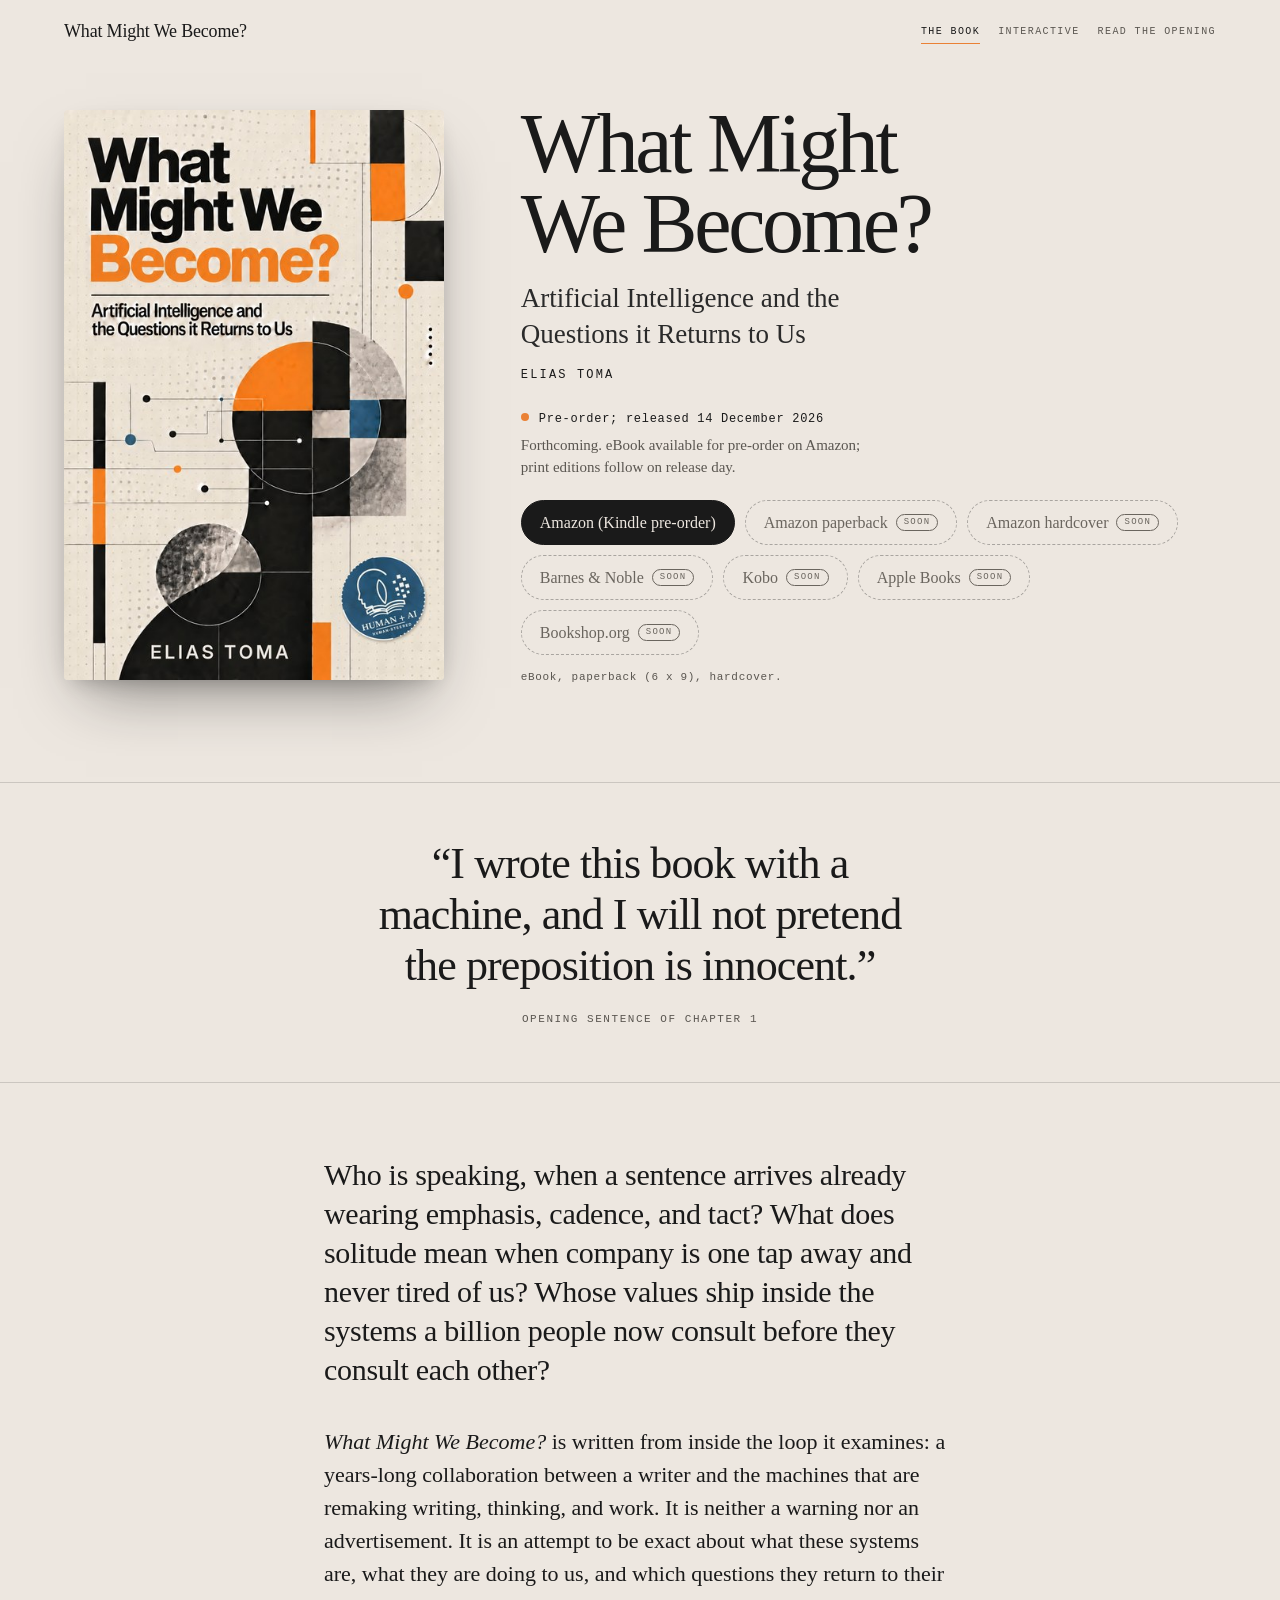
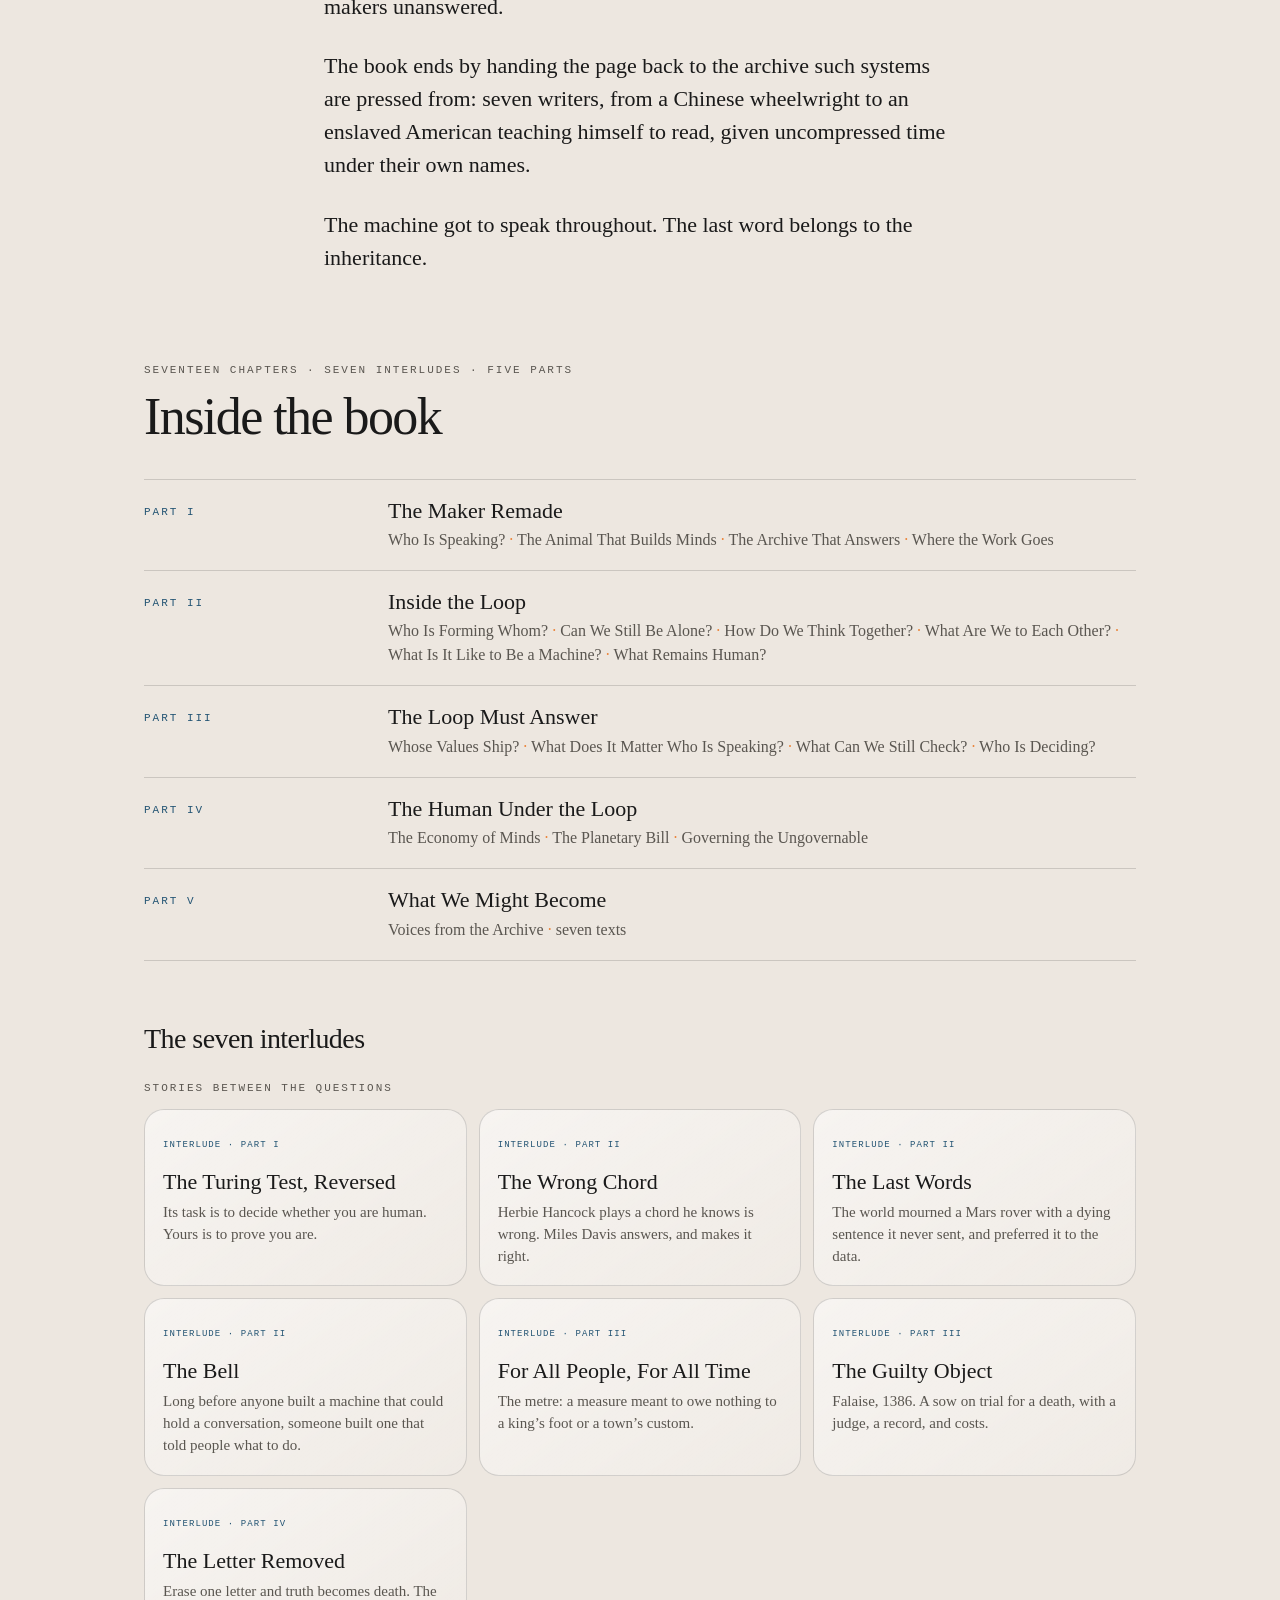
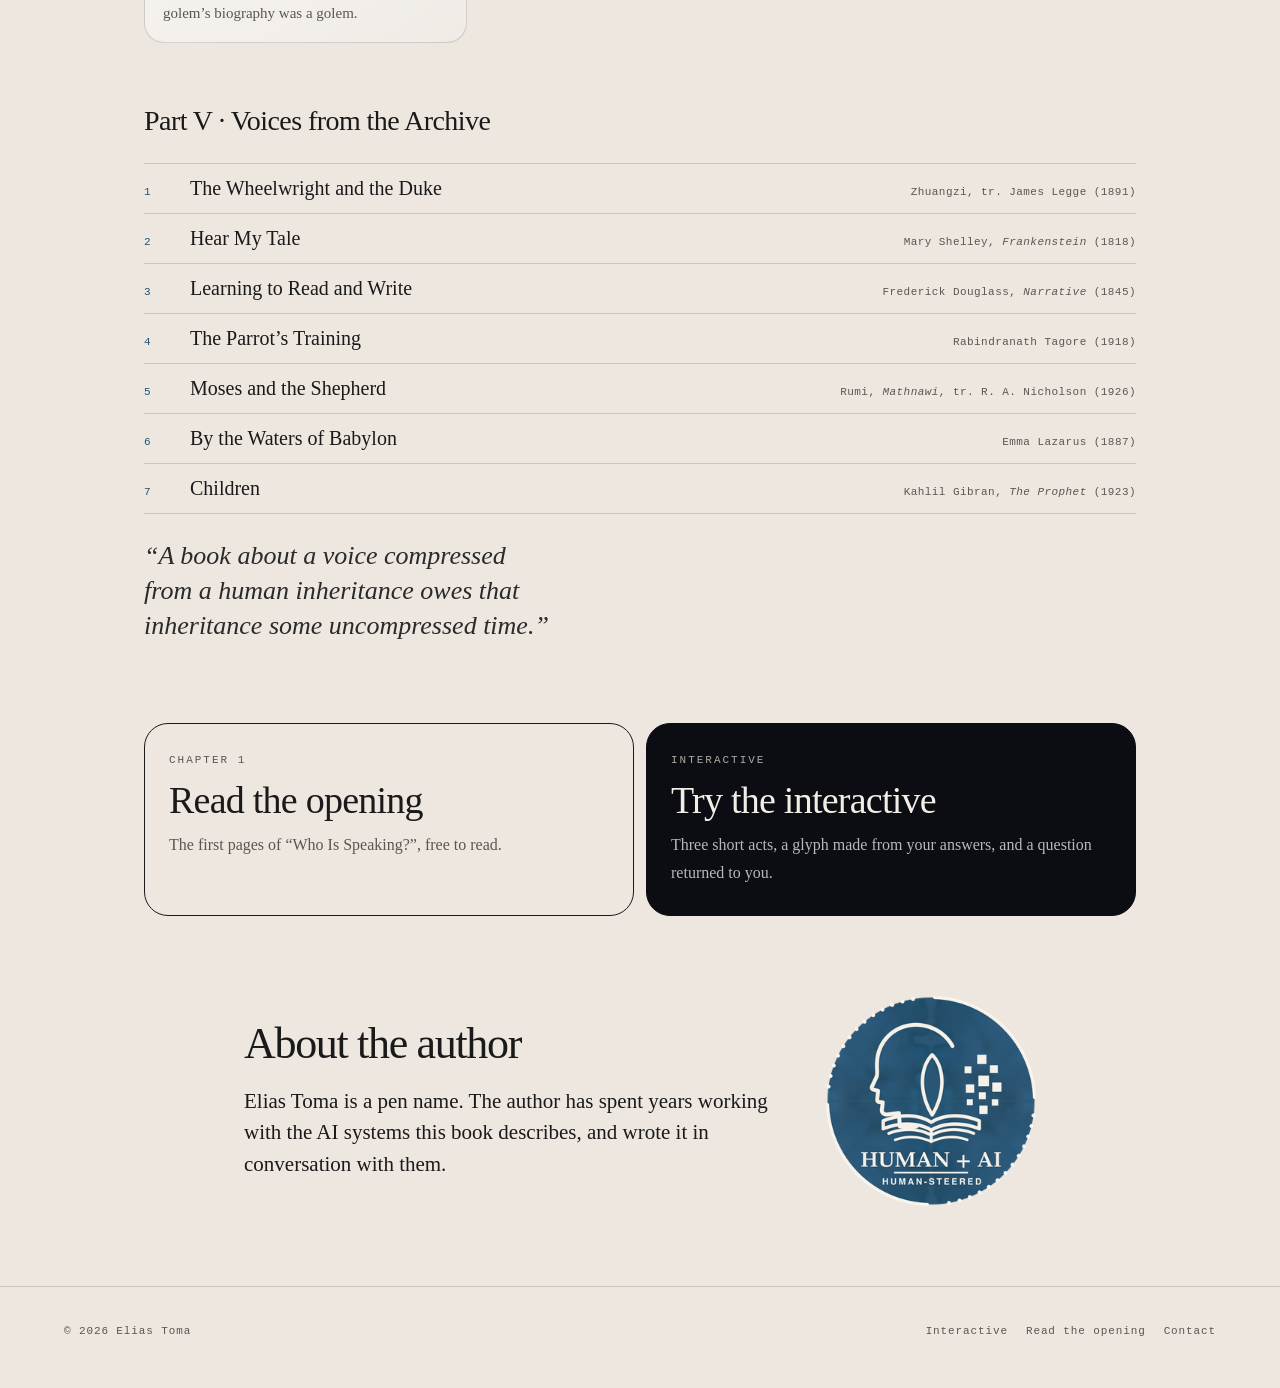
<file: index.html>
<!DOCTYPE html>
<html lang="en">
<head>
<meta charset="utf-8">
<meta name="viewport" content="width=device-width, initial-scale=1">
<title>What Might We Become? — a book by Elias Toma</title>
<meta name="description" content="A book written from inside the loop it examines, about the questions artificial intelligence hands back to the people who built it.">
<link rel="canonical" href="https://whatmightwebecome.com/">
<meta name="theme-color" content="#EDE7E0">
<meta property="og:type" content="book">
<meta property="og:site_name" content="What Might We Become?">
<meta property="og:title" content="What Might We Become? — Artificial Intelligence and the Questions it Returns to Us">
<meta property="og:description" content="A book written from inside the loop it examines, about the questions artificial intelligence hands back to the people who built it.">
<meta property="og:url" content="https://whatmightwebecome.com/">
<meta property="og:image" content="https://whatmightwebecome.com/assets/og_1200x630.jpg">
<meta property="og:image:width" content="1200">
<meta property="og:image:height" content="630">
<meta property="og:image:alt" content="Cover of What Might We Become? by Elias Toma">
<meta property="book:author" content="Elias Toma">
<meta property="book:release_date" content="2026-12-14">
<meta name="twitter:card" content="summary_large_image">
<meta name="twitter:title" content="What Might We Become? — Artificial Intelligence and the Questions it Returns to Us">
<meta name="twitter:description" content="A book written from inside the loop it examines, about the questions artificial intelligence hands back to the people who built it.">
<meta name="twitter:image" content="https://whatmightwebecome.com/assets/og_1200x630.jpg">
<link rel="icon" type="image/png" sizes="64x64" href="assets/seal_64.png">
<link rel="icon" type="image/png" sizes="180x180" href="assets/seal_180.png">
<link rel="apple-touch-icon" sizes="180x180" href="assets/seal_180.png">
<link rel="stylesheet" href="styles.css">
<script type="application/ld+json">
{
  "@context": "https://schema.org",
  "@type": "Book",
  "name": "What Might We Become?",
  "alternateName": "What Might We Become? Artificial Intelligence and the Questions it Returns to Us",
  "author": { "@type": "Person", "name": "Elias Toma" },
  "description": "A book written from inside the loop it examines, about the questions artificial intelligence hands back to the people who built it.",
  "image": "https://whatmightwebecome.com/assets/cover_1600.jpg",
  "url": "https://whatmightwebecome.com/",
  "inLanguage": "en",
  "datePublished": "2026-12-14",
  "workExample": [
    { "@type": "Book", "name": "What Might We Become?", "bookFormat": "https://schema.org/EBook", "author": { "@type": "Person", "name": "Elias Toma" }, "image": "https://whatmightwebecome.com/assets/cover_1600.jpg", "datePublished": "2026-12-14" },
    { "@type": "Book", "name": "What Might We Become?", "bookFormat": "https://schema.org/Paperback", "numberOfPages": 296, "author": { "@type": "Person", "name": "Elias Toma" }, "image": "https://whatmightwebecome.com/assets/cover_1600.jpg", "datePublished": "2026-12-14" },
    { "@type": "Book", "name": "What Might We Become?", "bookFormat": "https://schema.org/Hardcover", "author": { "@type": "Person", "name": "Elias Toma" }, "image": "https://whatmightwebecome.com/assets/cover_1600.jpg", "datePublished": "2026-12-14" }
  ]
}
</script>
</head>
<body>
<header class="site-head">
  <a class="brand" href="index.html">What Might We Become?</a>
  <nav class="nav" aria-label="Site">
    <a href="index.html" aria-current="page">The book</a>
    <a href="experience.html">Interactive</a>
    <a href="opening.html">Read the opening</a>
  </nav>
</header>

<main id="main">
  <section class="hero" aria-labelledby="title">
    <div class="hero-cover">
      <img src="assets/cover_900.jpg"
           srcset="assets/cover_480.jpg 480w, assets/cover_900.jpg 900w, assets/cover_1600.jpg 1600w"
           sizes="(min-width: 820px) 380px, 300px"
           width="900" height="1350" fetchpriority="high" decoding="async"
           alt="Cover of What Might We Become? by Elias Toma">
    </div>
    <div class="hero-text">
      <h1 id="title">What Might We Become?</h1>
      <p class="subtitle">Artificial Intelligence and the Questions it Returns to Us</p>
      <p class="author">Elias Toma</p>
      <p class="status" data-status>Pre-order; released 14 December 2026</p>
      <p class="status-note" data-status-note>Forthcoming. eBook available for pre-order on Amazon; print editions follow on release day.</p>
      <div class="retailers" id="buy" data-retailers>
        <a class="btn btn--primary" href="https://www.amazon.com/dp/B0HQCVGB9L" rel="noopener">Amazon (Kindle pre-order)</a>
        <span class="btn btn--soon" aria-disabled="true">Amazon paperback <span class="tag">soon</span></span>
        <span class="btn btn--soon" aria-disabled="true">Amazon hardcover <span class="tag">soon</span></span>
        <span class="btn btn--soon" aria-disabled="true">Barnes &amp; Noble <span class="tag">soon</span></span>
        <span class="btn btn--soon" aria-disabled="true">Kobo <span class="tag">soon</span></span>
        <span class="btn btn--soon" aria-disabled="true">Apple Books <span class="tag">soon</span></span>
        <span class="btn btn--soon" aria-disabled="true">Bookshop.org <span class="tag">soon</span></span>
      </div>
      <p class="formats">eBook, paperback (6 x 9), hardcover.</p>
    </div>
  </section>

  <section class="pullquote" aria-label="Pull quote">
    <blockquote>
      “I wrote this book with a machine, and I will not pretend the preposition is innocent.”
      <cite>Opening sentence of Chapter 1</cite>
    </blockquote>
  </section>

  <section class="blurb" aria-label="About the book">
    <div class="wrap">
      <p class="lead">Who is speaking, when a sentence arrives already wearing emphasis, cadence, and tact? What does solitude mean when company is one tap away and never tired of us? Whose values ship inside the systems a billion people now consult before they consult each other?</p>
      <p><em>What Might We Become?</em> is written from inside the loop it examines: a years-long collaboration between a writer and the machines that are remaking writing, thinking, and work. It is neither a warning nor an advertisement. It is an attempt to be exact about what these systems are, what they are doing to us, and which questions they return to their makers unanswered.</p>
      <p>The book ends by handing the page back to the archive such systems are pressed from: seven writers, from a Chinese wheelwright to an enslaved American teaching himself to read, given uncompressed time under their own names.</p>
      <p>The machine got to speak throughout. The last word belongs to the inheritance.</p>
    </div>
  </section>

  <section class="inside" id="inside" aria-labelledby="inside-h">
    <div class="wrap">
      <p class="label">Seventeen chapters · seven interludes · five parts</p>
      <h2 id="inside-h">Inside the book</h2>

      <div class="parts">
        <div class="part">
          <div class="part-num">Part I</div>
          <div>
            <h3 class="part-title">The Maker Remade</h3>
            <p class="part-chapters"><span>Who Is Speaking?</span><span>The Animal That Builds Minds</span><span>The Archive That Answers</span><span>Where the Work Goes</span></p>
          </div>
        </div>
        <div class="part">
          <div class="part-num">Part II</div>
          <div>
            <h3 class="part-title">Inside the Loop</h3>
            <p class="part-chapters"><span>Who Is Forming Whom?</span><span>Can We Still Be Alone?</span><span>How Do We Think Together?</span><span>What Are We to Each Other?</span><span>What Is It Like to Be a Machine?</span><span>What Remains Human?</span></p>
          </div>
        </div>
        <div class="part">
          <div class="part-num">Part III</div>
          <div>
            <h3 class="part-title">The Loop Must Answer</h3>
            <p class="part-chapters"><span>Whose Values Ship?</span><span>What Does It Matter Who Is Speaking?</span><span>What Can We Still Check?</span><span>Who Is Deciding?</span></p>
          </div>
        </div>
        <div class="part">
          <div class="part-num">Part IV</div>
          <div>
            <h3 class="part-title">The Human Under the Loop</h3>
            <p class="part-chapters"><span>The Economy of Minds</span><span>The Planetary Bill</span><span>Governing the Ungovernable</span></p>
          </div>
        </div>
        <div class="part">
          <div class="part-num">Part V</div>
          <div>
            <h3 class="part-title">What We Might Become</h3>
            <p class="part-chapters"><span>Voices from the Archive</span><span>seven texts</span></p>
          </div>
        </div>
      </div>

      <h3 class="sub">The seven interludes</h3>
      <p class="label">Stories between the questions</p>
      <div class="cards">
        <article class="card"><small>Interlude · Part I</small><h4>The Turing Test, Reversed</h4><p>Its task is to decide whether you are human. Yours is to prove you are.</p></article>
        <article class="card"><small>Interlude · Part II</small><h4>The Wrong Chord</h4><p>Herbie Hancock plays a chord he knows is wrong. Miles Davis answers, and makes it right.</p></article>
        <article class="card"><small>Interlude · Part II</small><h4>The Last Words</h4><p>The world mourned a Mars rover with a dying sentence it never sent, and preferred it to the data.</p></article>
        <article class="card"><small>Interlude · Part II</small><h4>The Bell</h4><p>Long before anyone built a machine that could hold a conversation, someone built one that told people what to do.</p></article>
        <article class="card"><small>Interlude · Part III</small><h4>For All People, For All Time</h4><p>The metre: a measure meant to owe nothing to a king’s foot or a town’s custom.</p></article>
        <article class="card"><small>Interlude · Part III</small><h4>The Guilty Object</h4><p>Falaise, 1386. A sow on trial for a death, with a judge, a record, and costs.</p></article>
        <article class="card"><small>Interlude · Part IV</small><h4>The Letter Removed</h4><p>Erase one letter and truth becomes death. The golem’s biography was a golem.</p></article>
      </div>

      <h3 class="sub">Part V · Voices from the Archive</h3>
      <ol class="voices">
        <li><span class="vt">The Wheelwright and the Duke</span><span class="vs">Zhuangzi, tr. James Legge (1891)</span></li>
        <li><span class="vt">Hear My Tale</span><span class="vs">Mary Shelley, <em>Frankenstein</em> (1818)</span></li>
        <li><span class="vt">Learning to Read and Write</span><span class="vs">Frederick Douglass, <em>Narrative</em> (1845)</span></li>
        <li><span class="vt">The Parrot’s Training</span><span class="vs">Rabindranath Tagore (1918)</span></li>
        <li><span class="vt">Moses and the Shepherd</span><span class="vs">Rumi, <em>Mathnawi</em>, tr. R. A. Nicholson (1926)</span></li>
        <li><span class="vt">By the Waters of Babylon</span><span class="vs">Emma Lazarus (1887)</span></li>
        <li><span class="vt">Children</span><span class="vs">Kahlil Gibran, <em>The Prophet</em> (1923)</span></li>
      </ol>
      <p class="framing">“A book about a voice compressed from a human inheritance owes that inheritance some uncompressed time.”</p>
    </div>
  </section>

  <section class="doors" aria-label="Read and explore">
    <div class="wrap">
      <a class="door" href="opening.html">
        <p class="label">Chapter 1</p>
        <strong>Read the opening</strong>
        <span>The first pages of “Who Is Speaking?”, free to read.</span>
      </a>
      <a class="door door--dark" href="experience.html">
        <p class="label">Interactive</p>
        <strong>Try the interactive</strong>
        <span>Three short acts, a glyph made from your answers, and a question returned to you.</span>
      </a>
    </div>
  </section>

  <section class="about" id="about" aria-labelledby="about-h">
    <div class="wrap">
      <div class="about-text">
        <h2 id="about-h">About the author</h2>
        <p>Elias Toma is a pen name. The author has spent years working with the AI systems this book describes, and wrote it in conversation with them.</p>
      </div>
      <img class="about-seal" src="assets/seal_560.png" srcset="assets/seal_280.png 280w, assets/seal_560.png 560w, assets/seal_840.png 840w" sizes="(min-width: 720px) 210px, 170px" width="560" height="560" alt="Seal: Human + AI, human-steered">
    </div>
  </section>
</main>

<footer class="foot">
  <div>© 2026 Elias Toma</div>
  <nav aria-label="Footer">
    <a href="experience.html">Interactive</a>
    <a href="opening.html">Read the opening</a>
    <span data-contact hidden><a href="#">Contact</a></span>
  </nav>
</footer>
<script src="config.js"></script>
<script src="site.js"></script>
</body>
</html>
</file>
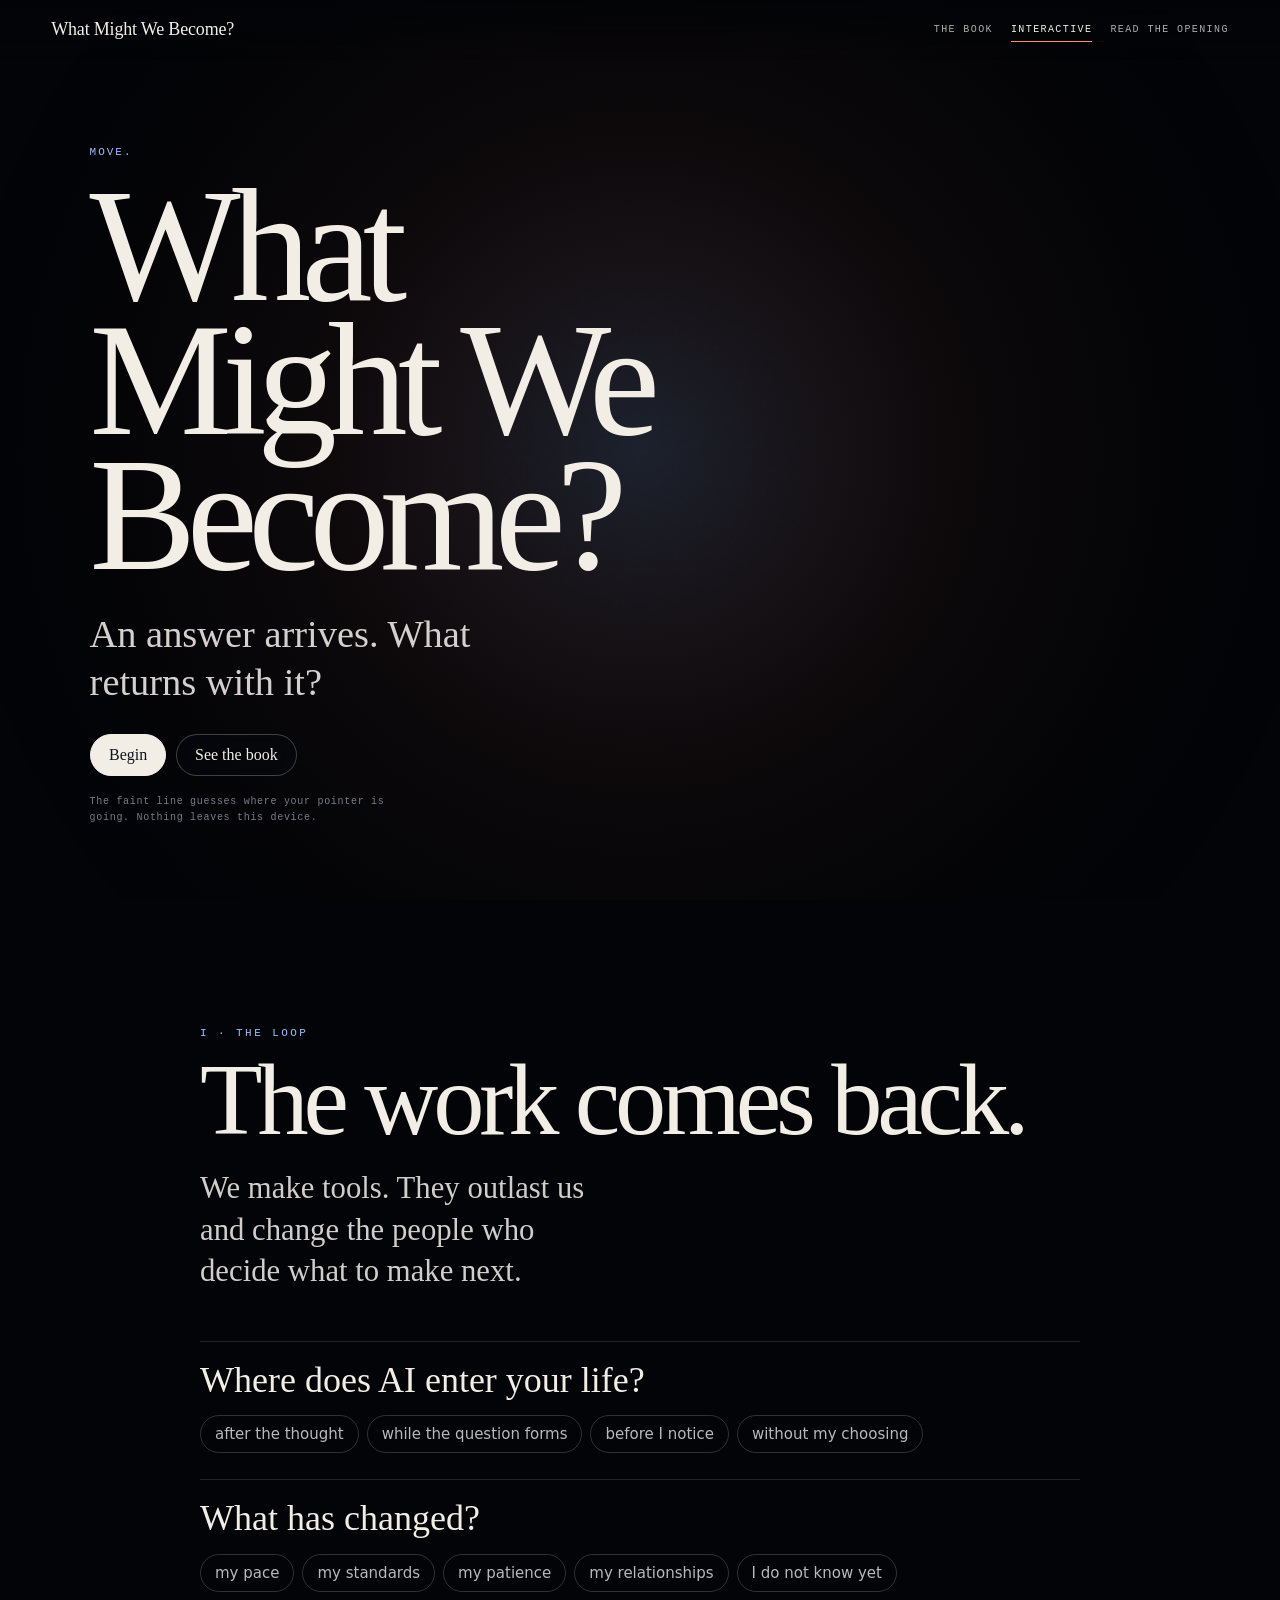
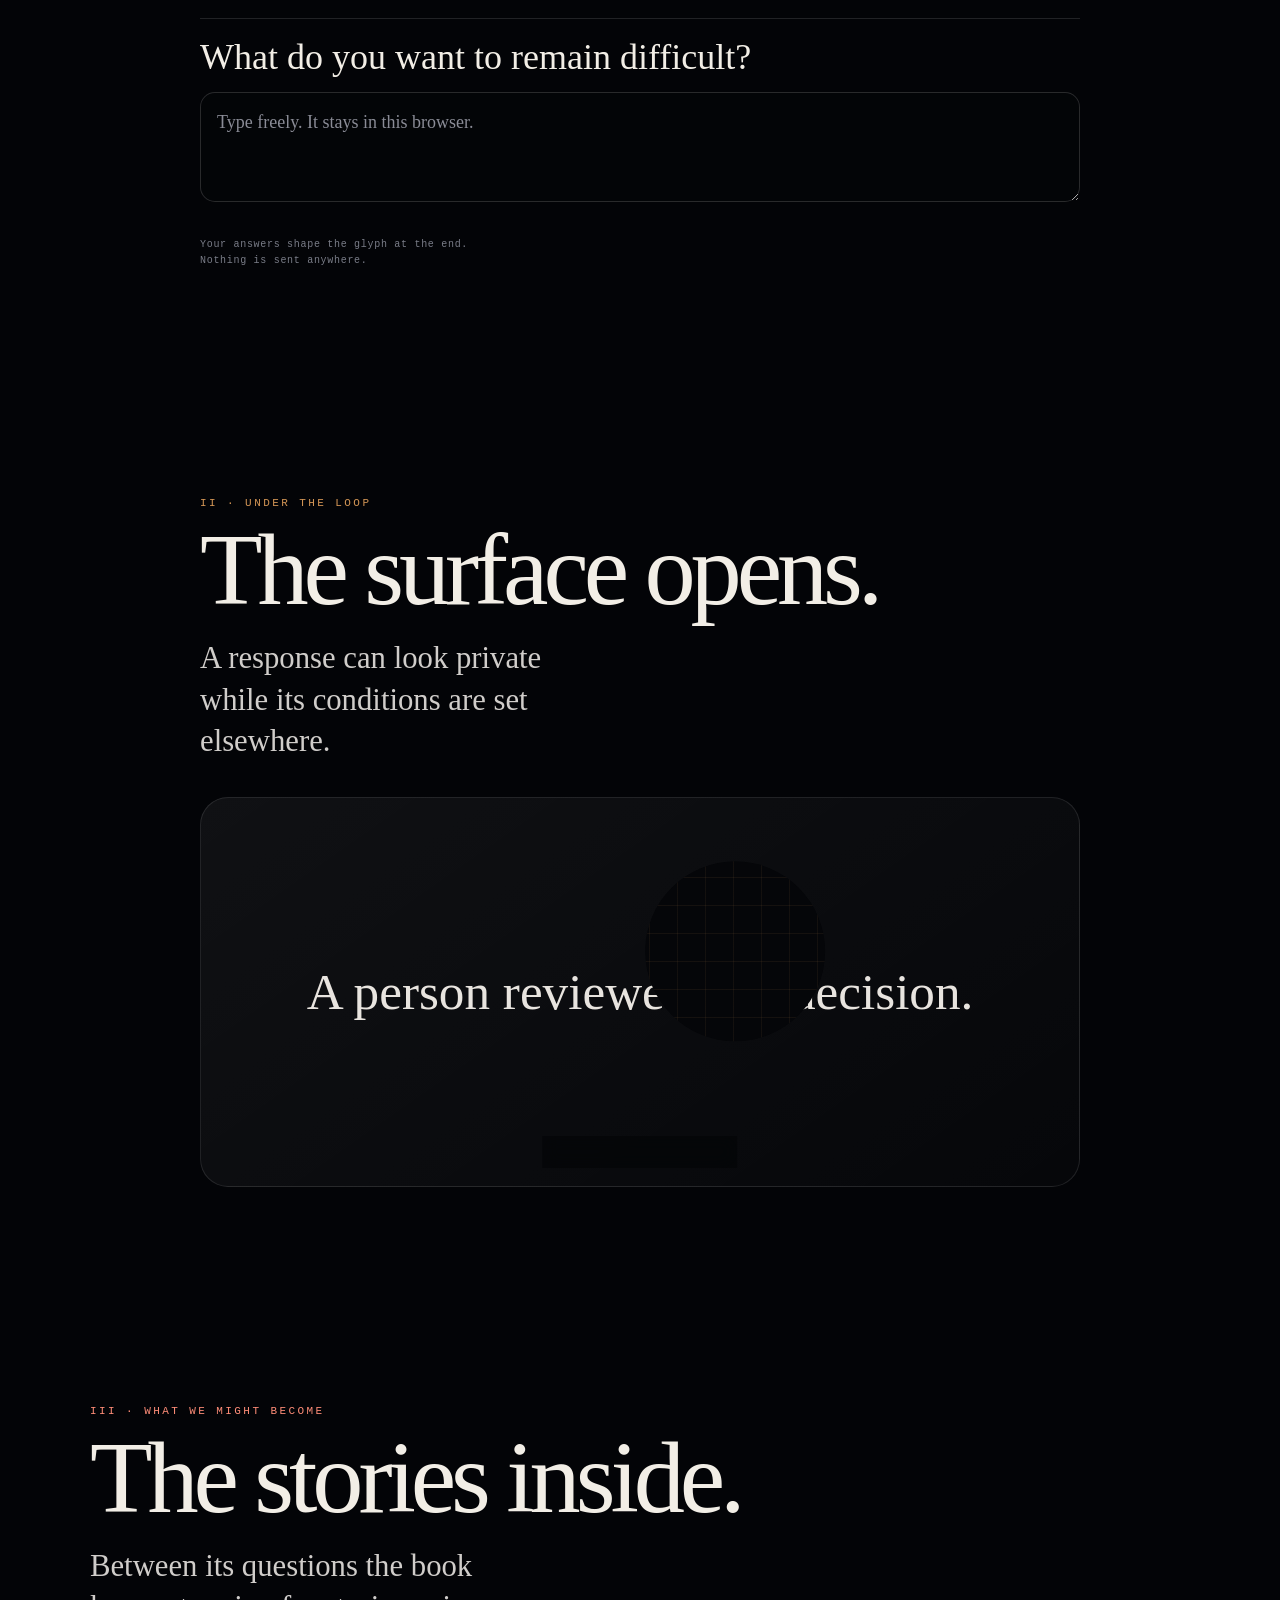
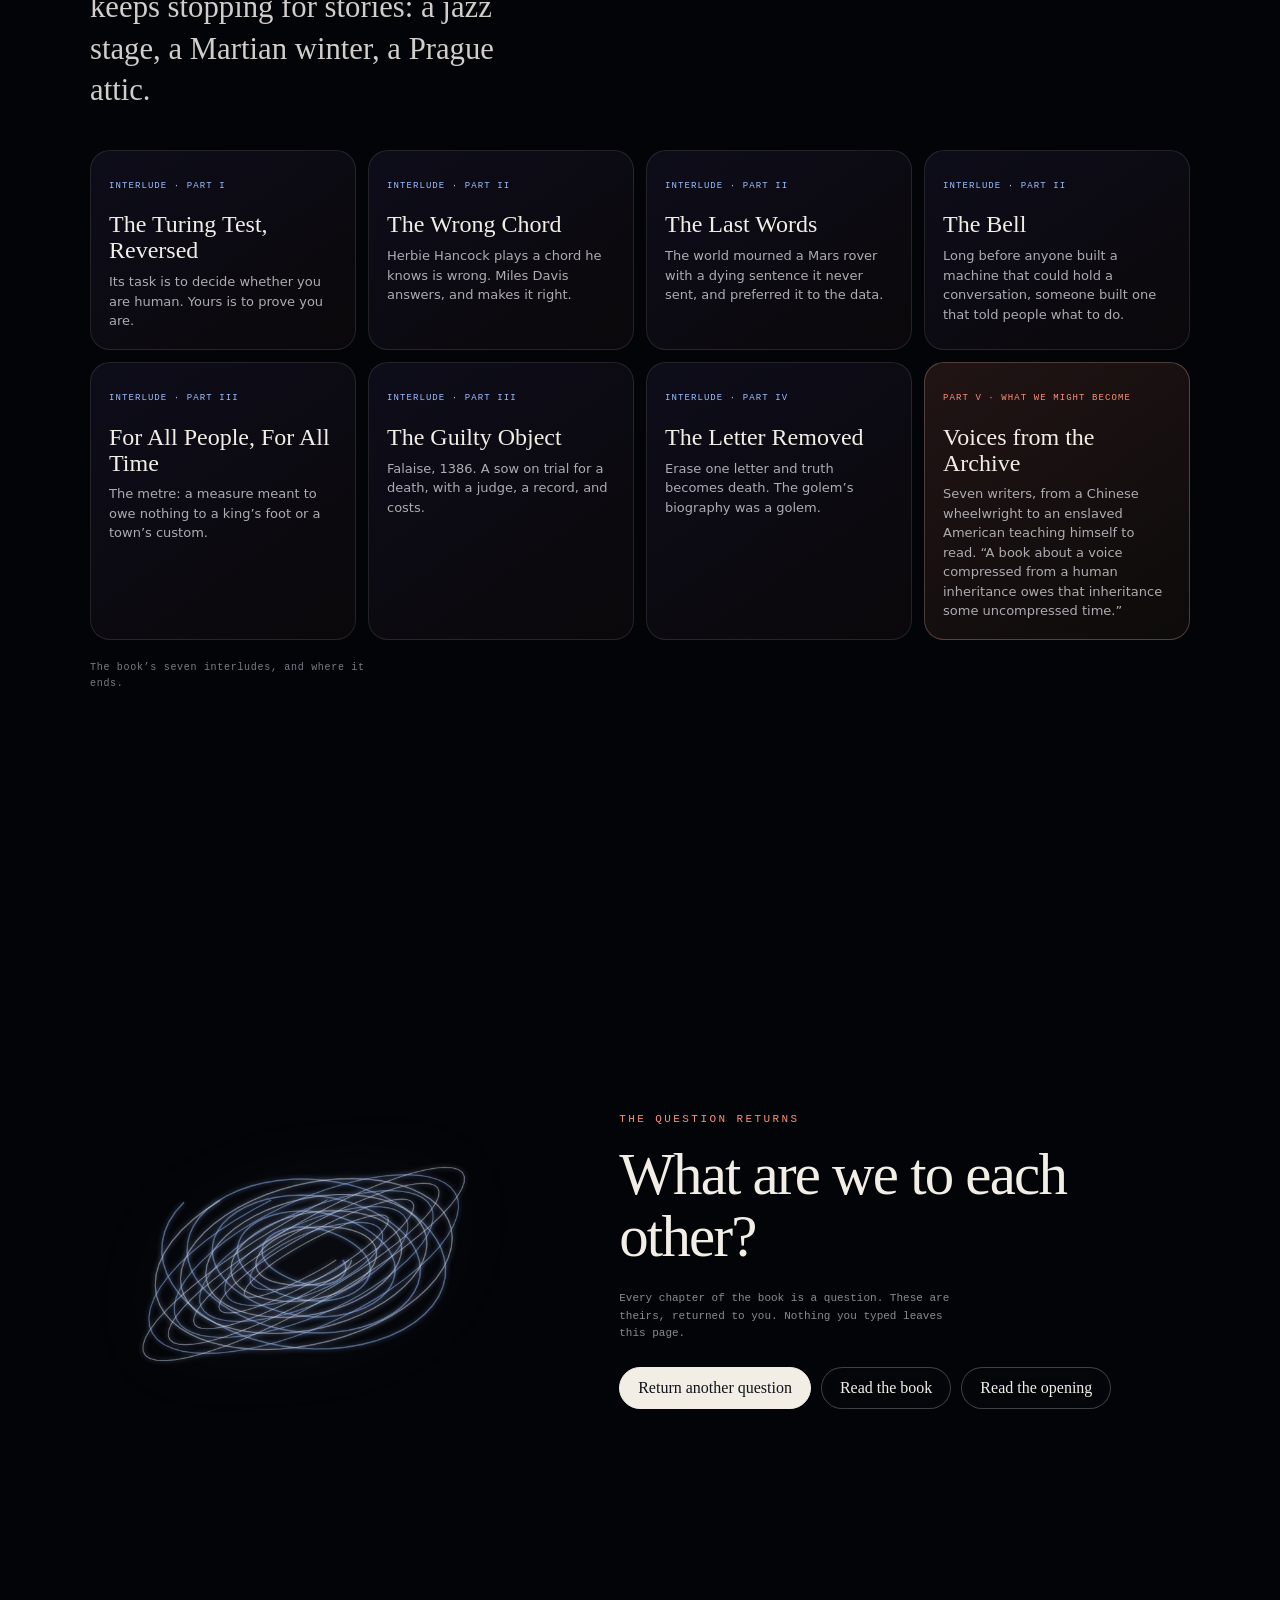
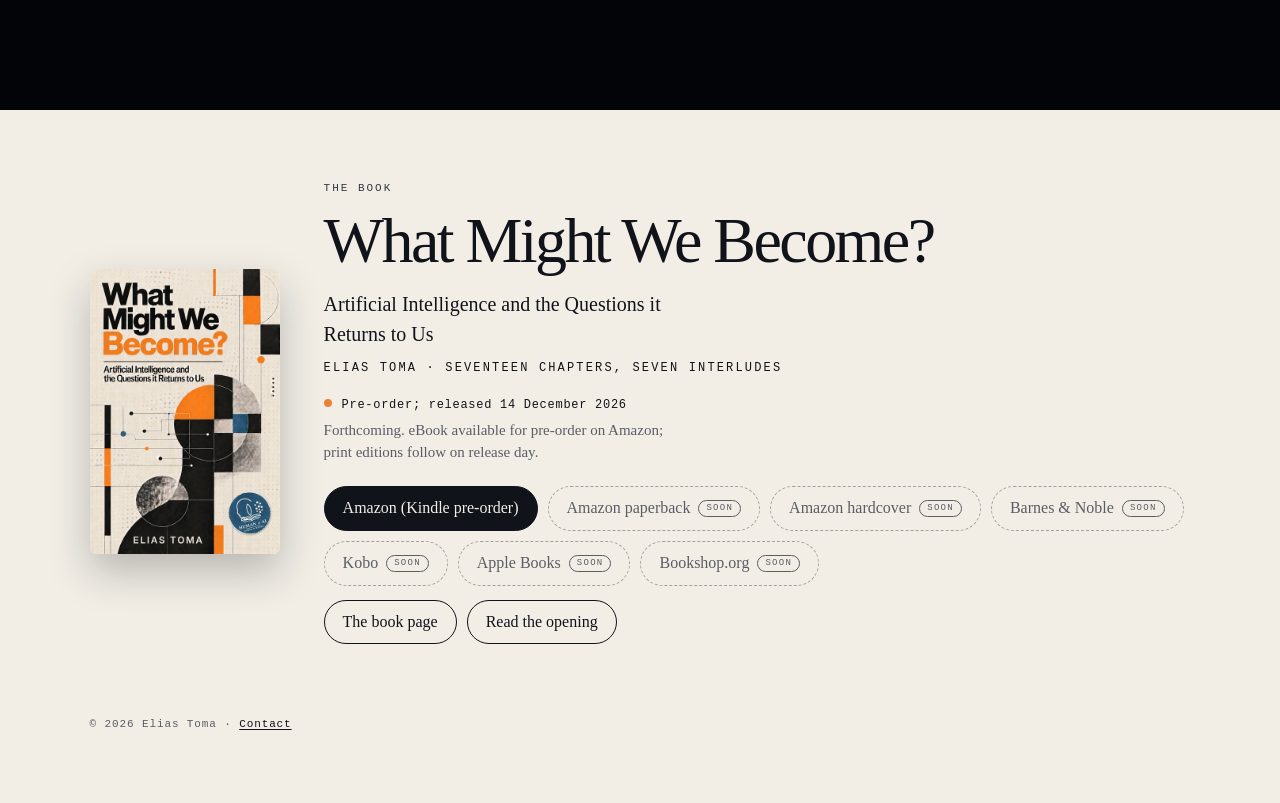
<file: experience.html>
<!DOCTYPE html>
<html lang="en" class="xp-root">
<head>
<meta charset="utf-8">
<meta name="viewport" content="width=device-width, initial-scale=1">
<title>Interactive — What Might We Become?</title>
<meta name="description" content="An interactive piece for What Might We Become? by Elias Toma: three short acts, a glyph made from your answers, and a question returned to you. Nothing you type leaves your browser.">
<link rel="canonical" href="https://whatmightwebecome.com/experience.html">
<meta name="theme-color" content="#030407">
<meta property="og:type" content="website">
<meta property="og:site_name" content="What Might We Become?">
<meta property="og:title" content="Interactive — What Might We Become?">
<meta property="og:description" content="Three short acts, a glyph made from your answers, and a question returned to you. Nothing you type leaves your browser.">
<meta property="og:url" content="https://whatmightwebecome.com/experience.html">
<meta property="og:image" content="https://whatmightwebecome.com/assets/og_1200x630.jpg">
<meta property="og:image:width" content="1200">
<meta property="og:image:height" content="630">
<meta property="og:image:alt" content="Cover of What Might We Become? by Elias Toma">
<meta name="twitter:card" content="summary_large_image">
<meta name="twitter:title" content="Interactive — What Might We Become?">
<meta name="twitter:description" content="Three short acts, a glyph made from your answers, and a question returned to you.">
<meta name="twitter:image" content="https://whatmightwebecome.com/assets/og_1200x630.jpg">
<link rel="icon" type="image/png" sizes="64x64" href="assets/seal_64.png">
<link rel="icon" type="image/png" sizes="180x180" href="assets/seal_180.png">
<link rel="apple-touch-icon" sizes="180x180" href="assets/seal_180.png">
<link rel="stylesheet" href="styles.css">
</head>
<body class="xp">
<canvas id="field" class="xp-field" aria-hidden="true"></canvas>
<div class="xp-grain" aria-hidden="true"></div>
<div id="progress" class="xp-progress" aria-hidden="true"></div>

<header class="xp-head">
  <a class="brand" href="index.html">What Might We Become?</a>
  <nav class="nav" aria-label="Site">
    <a href="index.html">The book</a>
    <a href="experience.html" aria-current="page">Interactive</a>
    <a href="opening.html">Read the opening</a>
  </nav>
</header>

<main id="top">
  <section class="threshold" data-act="threshold" aria-labelledby="xp-title">
    <div style="max-width:1100px">
      <div id="move" class="move" aria-live="polite">Move.</div>
      <h1 id="xp-title">What Might We Become?</h1>
      <p class="tagline">An answer arrives. What returns with it?</p>
      <div class="actions">
        <a class="xbtn xbtn--solid" href="#loop">Begin</a>
        <a class="xbtn" href="index.html">See the book</a>
      </div>
      <p class="hint">The faint line guesses where your pointer is going. Nothing leaves this device.</p>
    </div>
  </section>

  <section id="loop" data-act="loop" aria-labelledby="h-loop">
    <div class="inner">
      <div class="kicker kicker--a">I · The Loop</div>
      <h2 id="h-loop">The work comes back.</h2>
      <p class="lead">We make tools. They outlast us and change the people who decide what to make next.</p>
      <div class="qs">
        <div class="q">
          <h3 id="q-entry">Where does AI enter your life?</h3>
          <div class="chips" role="group" aria-labelledby="q-entry" data-chips="entry"></div>
        </div>
        <div class="q">
          <h3 id="q-change">What has changed?</h3>
          <div class="chips" role="group" aria-labelledby="q-change" data-chips="change"></div>
        </div>
        <div class="q">
          <h3 id="q-difficult">What do you want to remain difficult?</h3>
          <textarea id="difficult" aria-labelledby="q-difficult" placeholder="Type freely. It stays in this browser."></textarea>
        </div>
        <p class="hint" style="margin-top:0">Your answers shape the glyph at the end. Nothing is sent anywhere.</p>
      </div>
    </div>
  </section>

  <section data-act="under" aria-labelledby="h-under">
    <div class="inner">
      <div class="kicker kicker--b">II · Under the Loop</div>
      <h2 id="h-under">The surface opens.</h2>
      <p class="lead">A response can look private while its conditions are set elsewhere.</p>
      <div id="lens" class="lens" tabindex="0" role="img" aria-label="A panel reading ‘A person reviewed this decision.’ Drag, or use the arrow keys, to move a lens that reveals what lies underneath: which evidence was selected, how many cases arrived that day, whether the reviewer could delay or refuse, and who bears the work of appeal. A signature is not the same as judgement.">
        <p class="lens-top">A person reviewed this decision.</p>
        <div id="under" class="lens-under" aria-hidden="true"><b>THE APPROVAL SURFACE</b><br><br>Which evidence was selected?<br>How many cases arrived that day?<br>Could the reviewer delay?<br>Could they refuse without penalty?<br>Who bears the work of appeal?<br><br><b>A SIGNATURE IS NOT THE SAME AS JUDGEMENT.</b></div>
        <div id="drag-chip" class="drag-chip" aria-hidden="true">Drag to look underneath</div>
      </div>
    </div>
  </section>

  <section data-act="futures" aria-labelledby="h-futures">
    <div class="inner inner--wide">
      <div class="kicker kicker--c">III · What We Might Become</div>
      <h2 id="h-futures">The stories inside.</h2>
      <p class="lead" style="max-width:28ch">Between its questions the book keeps stopping for stories: a jazz stage, a Martian winter, a Prague attic.</p>
      <div class="stories">
        <article class="story"><small>Interlude · Part I</small><h3>The Turing Test, Reversed</h3><p>Its task is to decide whether you are human. Yours is to prove you are.</p></article>
        <article class="story"><small>Interlude · Part II</small><h3>The Wrong Chord</h3><p>Herbie Hancock plays a chord he knows is wrong. Miles Davis answers, and makes it right.</p></article>
        <article class="story"><small>Interlude · Part II</small><h3>The Last Words</h3><p>The world mourned a Mars rover with a dying sentence it never sent, and preferred it to the data.</p></article>
        <article class="story"><small>Interlude · Part II</small><h3>The Bell</h3><p>Long before anyone built a machine that could hold a conversation, someone built one that told people what to do.</p></article>
        <article class="story"><small>Interlude · Part III</small><h3>For All People, For All Time</h3><p>The metre: a measure meant to owe nothing to a king’s foot or a town’s custom.</p></article>
        <article class="story"><small>Interlude · Part III</small><h3>The Guilty Object</h3><p>Falaise, 1386. A sow on trial for a death, with a judge, a record, and costs.</p></article>
        <article class="story"><small>Interlude · Part IV</small><h3>The Letter Removed</h3><p>Erase one letter and truth becomes death. The golem’s biography was a golem.</p></article>
        <article class="story story--end"><small>Part V · What We Might Become</small><h3>Voices from the Archive</h3><p>Seven writers, from a Chinese wheelwright to an enslaved American teaching himself to read. “A book about a voice compressed from a human inheritance owes that inheritance some uncompressed time.”</p></article>
      </div>
      <p class="hint" style="margin-top:20px">The book’s seven interludes, and where it ends.</p>
    </div>
  </section>

  <section id="return" data-act="return" aria-labelledby="h-return">
    <div class="return">
      <canvas id="glyph" class="glyph" width="700" height="700" role="img" aria-label="A glyph generated from this visit"></canvas>
      <div class="return-text">
        <div class="kicker kicker--c">The question returns</div>
        <h2 id="h-return" class="question" aria-live="polite">What are we to each other?</h2>
        <p class="note">Every chapter of the book is a question. These are theirs, returned to you. Nothing you typed leaves this page.</p>
        <div class="actions" style="margin-top:0">
          <button id="regen" type="button" class="xbtn xbtn--solid">Return another question</button>
          <a class="xbtn" href="index.html">Read the book</a>
          <a class="xbtn" href="opening.html">Read the opening</a>
        </div>
      </div>
    </div>
  </section>
</main>

<footer id="book" class="xp-foot">
  <a href="index.html" aria-label="The book page">
    <img src="assets/cover_480.jpg" width="190" height="285"  decoding="async" alt="Cover of What Might We Become? by Elias Toma">
  </a>
  <div class="ft">
    <p class="label">The book</p>
    <h2>What Might We Become?</h2>
    <p class="sub">Artificial Intelligence and the Questions it Returns to Us</p>
    <p class="author" style="font-family:var(--mono);font-size:12px;letter-spacing:.18em;text-transform:uppercase;margin:0 0 18px">Elias Toma · Seventeen chapters, seven interludes</p>
    <p class="status" data-status>Pre-order; released 14 December 2026</p>
    <p class="status-note" data-status-note>Forthcoming. eBook available for pre-order on Amazon; print editions follow on release day.</p>
    <div class="retailers" data-retailers>
      <a class="btn btn--primary" href="https://www.amazon.com/dp/B0HQCVGB9L" rel="noopener">Amazon (Kindle pre-order)</a>
      <span class="btn btn--soon" aria-disabled="true">Amazon paperback <span class="tag">soon</span></span>
      <span class="btn btn--soon" aria-disabled="true">Amazon hardcover <span class="tag">soon</span></span>
      <span class="btn btn--soon" aria-disabled="true">Barnes &amp; Noble <span class="tag">soon</span></span>
      <span class="btn btn--soon" aria-disabled="true">Kobo <span class="tag">soon</span></span>
      <span class="btn btn--soon" aria-disabled="true">Apple Books <span class="tag">soon</span></span>
      <span class="btn btn--soon" aria-disabled="true">Bookshop.org <span class="tag">soon</span></span>
    </div>
    <div class="actions" style="margin-top:14px">
      <a class="btn" href="index.html">The book page</a>
      <a class="btn" href="opening.html">Read the opening</a>
    </div>
  </div>
  <p class="small">© 2026 Elias Toma · <span data-contact hidden><a href="#">Contact</a></span></p>
</footer>
<script src="config.js"></script>
<script src="site.js"></script>
<script src="experience.js"></script>
</body>
</html>
</file>
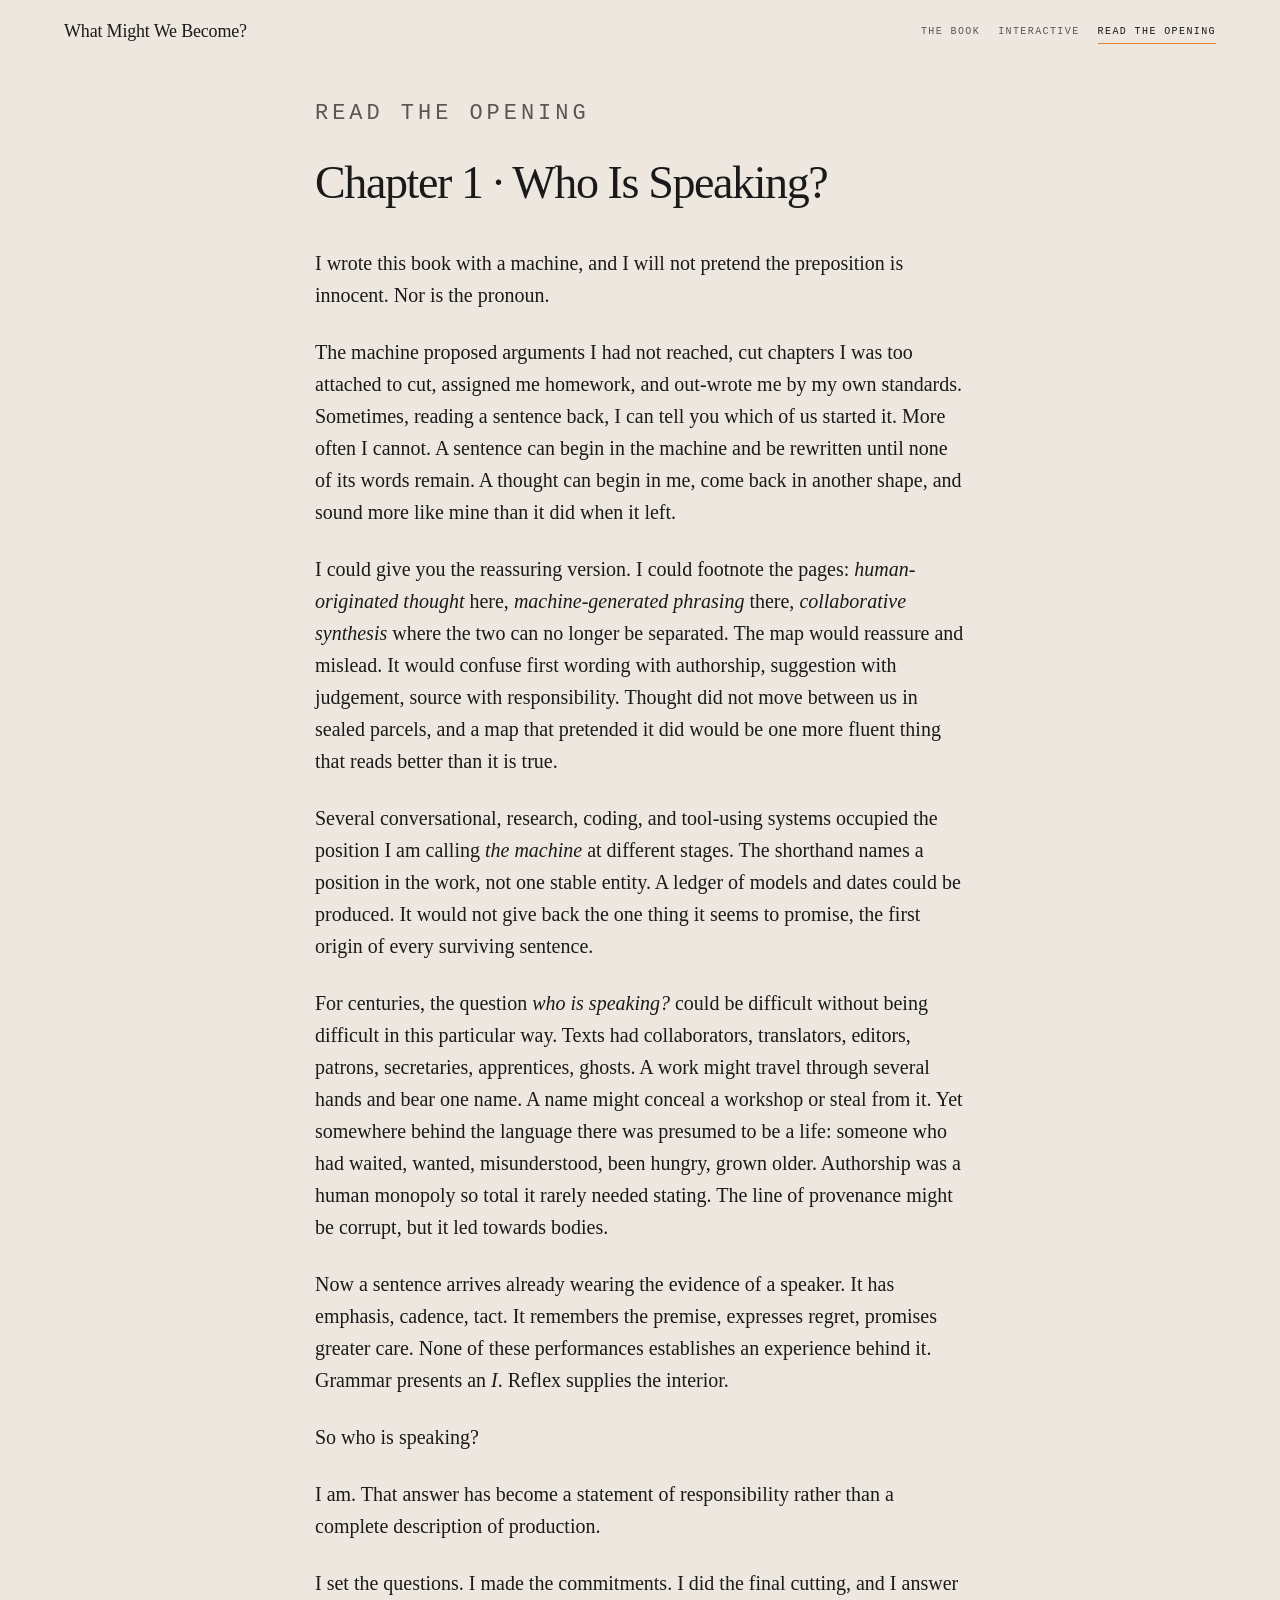
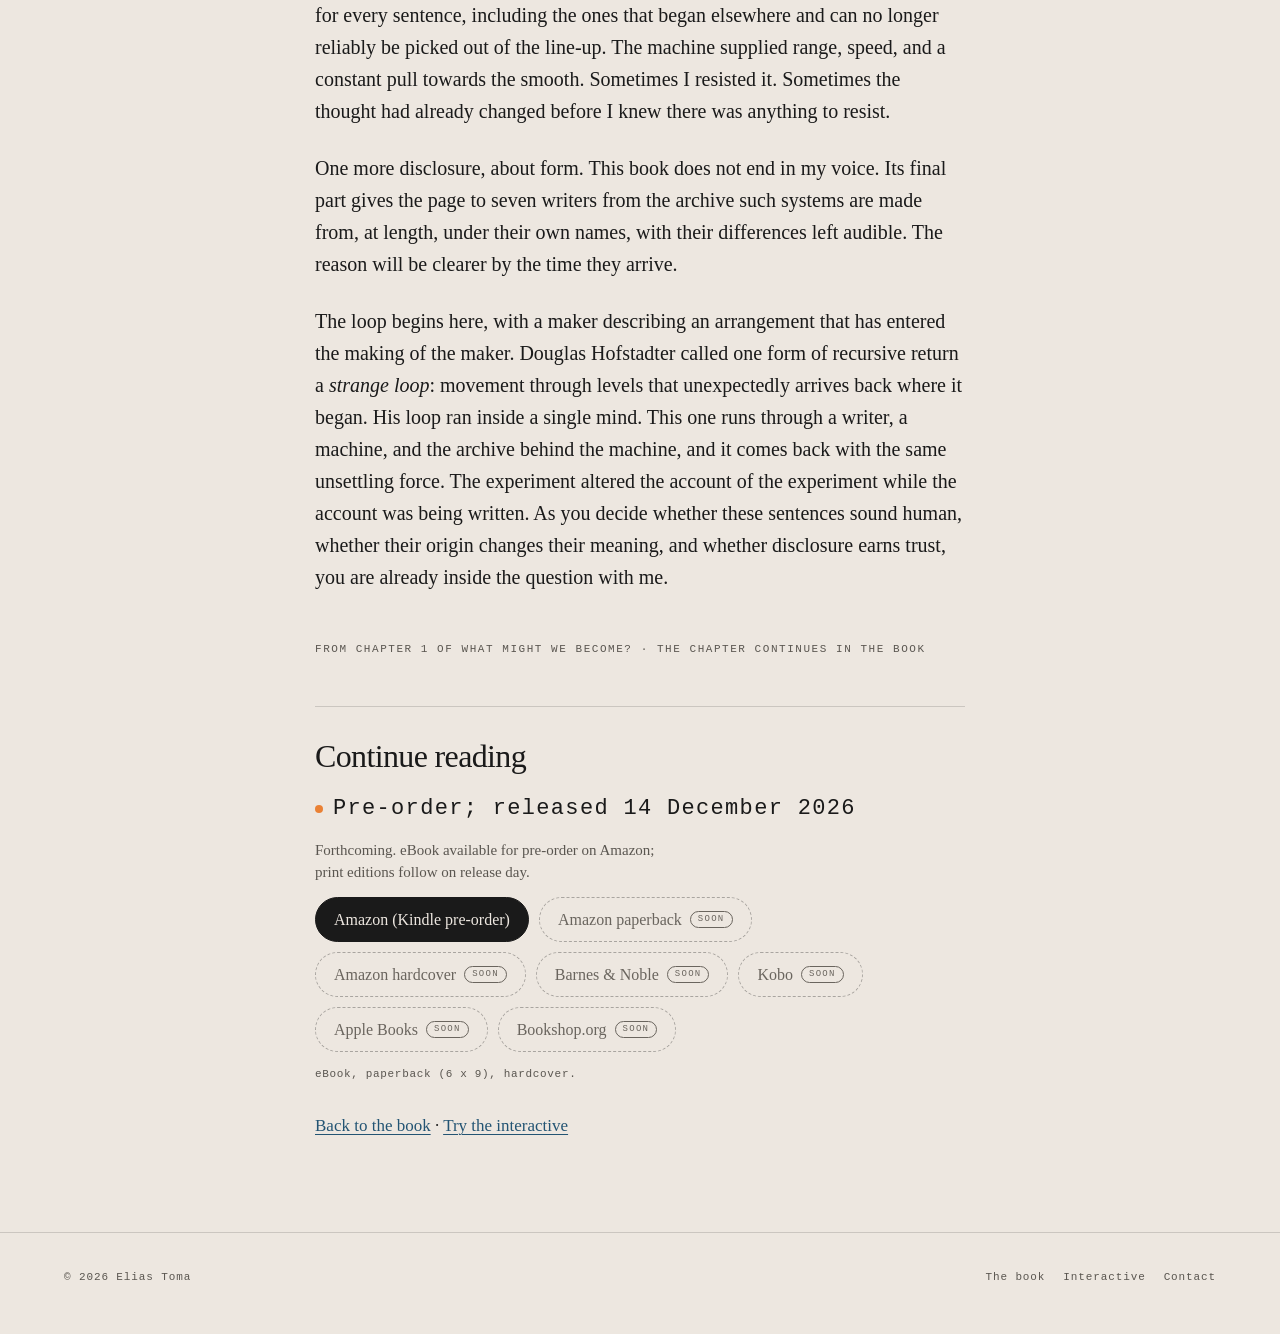
<file: opening.html>
<!DOCTYPE html>
<html lang="en">
<head>
<meta charset="utf-8">
<meta name="viewport" content="width=device-width, initial-scale=1">
<title>Read the opening — What Might We Become?</title>
<meta name="description" content="The opening of Chapter 1, “Who Is Speaking?”, from What Might We Become? by Elias Toma: a book written from inside the loop it examines.">
<link rel="canonical" href="https://whatmightwebecome.com/opening.html">
<meta name="theme-color" content="#EDE7E0">
<meta property="og:type" content="article">
<meta property="og:site_name" content="What Might We Become?">
<meta property="og:title" content="Read the opening — What Might We Become?">
<meta property="og:description" content="The opening of Chapter 1, “Who Is Speaking?”, from What Might We Become? by Elias Toma.">
<meta property="og:url" content="https://whatmightwebecome.com/opening.html">
<meta property="og:image" content="https://whatmightwebecome.com/assets/og_1200x630.jpg">
<meta property="og:image:width" content="1200">
<meta property="og:image:height" content="630">
<meta property="og:image:alt" content="Cover of What Might We Become? by Elias Toma">
<meta name="twitter:card" content="summary_large_image">
<meta name="twitter:title" content="Read the opening — What Might We Become?">
<meta name="twitter:description" content="The opening of Chapter 1, “Who Is Speaking?”, from What Might We Become? by Elias Toma.">
<meta name="twitter:image" content="https://whatmightwebecome.com/assets/og_1200x630.jpg">
<link rel="icon" type="image/png" sizes="64x64" href="assets/seal_64.png">
<link rel="icon" type="image/png" sizes="180x180" href="assets/seal_180.png">
<link rel="apple-touch-icon" sizes="180x180" href="assets/seal_180.png">
<link rel="stylesheet" href="styles.css">
</head>
<body>
<header class="site-head">
  <a class="brand" href="index.html">What Might We Become?</a>
  <nav class="nav" aria-label="Site">
    <a href="index.html">The book</a>
    <a href="experience.html">Interactive</a>
    <a href="opening.html" aria-current="page">Read the opening</a>
  </nav>
</header>

<main id="main">
  <article class="reading">
    <p class="label">Read the opening</p>
    <h1>Chapter 1 · Who Is Speaking?</h1>

    <p>I wrote this book with a machine, and I will not pretend the preposition is innocent. Nor is the pronoun.</p>
    <p>The machine proposed arguments I had not reached, cut chapters I was too attached to cut, assigned me homework, and out-wrote me by my own standards. Sometimes, reading a sentence back, I can tell you which of us started it. More often I cannot. A sentence can begin in the machine and be rewritten until none of its words remain. A thought can begin in me, come back in another shape, and sound more like mine than it did when it left.</p>
    <p>I could give you the reassuring version. I could footnote the pages: <em>human-originated thought</em> here, <em>machine-generated phrasing</em> there, <em>collaborative synthesis</em> where the two can no longer be separated. The map would reassure and mislead. It would confuse first wording with authorship, suggestion with judgement, source with responsibility. Thought did not move between us in sealed parcels, and a map that pretended it did would be one more fluent thing that reads better than it is true.</p>
    <p>Several conversational, research, coding, and tool-using systems occupied the position I am calling <em>the machine</em> at different stages. The shorthand names a position in the work, not one stable entity. A ledger of models and dates could be produced. It would not give back the one thing it seems to promise, the first origin of every surviving sentence.</p>
    <p>For centuries, the question <em>who is speaking?</em> could be difficult without being difficult in this particular way. Texts had collaborators, translators, editors, patrons, secretaries, apprentices, ghosts. A work might travel through several hands and bear one name. A name might conceal a workshop or steal from it. Yet somewhere behind the language there was presumed to be a life: someone who had waited, wanted, misunderstood, been hungry, grown older. Authorship was a human monopoly so total it rarely needed stating. The line of provenance might be corrupt, but it led towards bodies.</p>
    <p>Now a sentence arrives already wearing the evidence of a speaker. It has emphasis, cadence, tact. It remembers the premise, expresses regret, promises greater care. None of these performances establishes an experience behind it. Grammar presents an <em>I</em>. Reflex supplies the interior.</p>
    <p>So who is speaking?</p>
    <p>I am. That answer has become a statement of responsibility rather than a complete description of production.</p>
    <p>I set the questions. I made the commitments. I did the final cutting, and I answer for every sentence, including the ones that began elsewhere and can no longer reliably be picked out of the line-up. The machine supplied range, speed, and a constant pull towards the smooth. Sometimes I resisted it. Sometimes the thought had already changed before I knew there was anything to resist.</p>
    <p>One more disclosure, about form. This book does not end in my voice. Its final part gives the page to seven writers from the archive such systems are made from, at length, under their own names, with their differences left audible. The reason will be clearer by the time they arrive.</p>
    <p>The loop begins here, with a maker describing an arrangement that has entered the making of the maker. Douglas Hofstadter called one form of recursive return a <em>strange loop</em>: movement through levels that unexpectedly arrives back where it began. His loop ran inside a single mind. This one runs through a writer, a machine, and the archive behind the machine, and it comes back with the same unsettling force. The experiment altered the account of the experiment while the account was being written. As you decide whether these sentences sound human, whether their origin changes their meaning, and whether disclosure earns trust, you are already inside the question with me.</p>

    <p class="end">From Chapter 1 of What Might We Become? · the chapter continues in the book</p>

    <section class="after" aria-labelledby="continue-h">
      <h2 id="continue-h">Continue reading</h2>
      <p class="status" data-status>Pre-order; released 14 December 2026</p>
      <p class="status-note" data-status-note>Forthcoming. eBook available for pre-order on Amazon; print editions follow on release day.</p>
      <div class="retailers" data-retailers>
        <a class="btn btn--primary" href="https://www.amazon.com/dp/B0HQCVGB9L" rel="noopener">Amazon (Kindle pre-order)</a>
        <span class="btn btn--soon" aria-disabled="true">Amazon paperback <span class="tag">soon</span></span>
        <span class="btn btn--soon" aria-disabled="true">Amazon hardcover <span class="tag">soon</span></span>
        <span class="btn btn--soon" aria-disabled="true">Barnes &amp; Noble <span class="tag">soon</span></span>
        <span class="btn btn--soon" aria-disabled="true">Kobo <span class="tag">soon</span></span>
        <span class="btn btn--soon" aria-disabled="true">Apple Books <span class="tag">soon</span></span>
        <span class="btn btn--soon" aria-disabled="true">Bookshop.org <span class="tag">soon</span></span>
      </div>
      <p class="formats" style="margin-top:14px">eBook, paperback (6 x 9), hardcover.</p>
      <p style="margin-top:28px;font-size:17px"><a href="index.html">Back to the book</a> · <a href="experience.html">Try the interactive</a></p>
    </section>
  </article>
</main>

<footer class="foot">
  <div>© 2026 Elias Toma</div>
  <nav aria-label="Footer">
    <a href="index.html">The book</a>
    <a href="experience.html">Interactive</a>
    <span data-contact hidden><a href="#">Contact</a></span>
  </nav>
</footer>
<script src="config.js"></script>
<script src="site.js"></script>
</body>
</html>
</file>
<file: styles.css>
/* What Might We Become? — launch site styles
   Light "book" theme (index, opening, 404) and the dark Experience page (body.xp). */

:root {
  --cream: #EDE7E0;
  --paper: #F6F2EC;
  --ink: #1A1A1A;
  --orange: #EA8135;
  --blue: #235473;
  --muted: #5a5650;
  --soon: #6a655e;
  --rule: rgba(26, 26, 26, .16);
  --serif: 'Iowan Old Style', 'Palatino Linotype', Palatino, Georgia, 'Times New Roman', serif;
  --mono: 'SFMono-Regular', 'SF Mono', Menlo, Consolas, 'Liberation Mono', monospace;
  --gutter: clamp(16px, 5vw, 64px);
}

*, *::before, *::after { box-sizing: border-box; }
html { -webkit-text-size-adjust: 100%; scroll-behavior: smooth; background: var(--cream); }
body {
  margin: 0; background: var(--cream); color: var(--ink);
  font-family: var(--serif); font-size: 18px; line-height: 1.55; overflow-x: hidden;
}
img { max-width: 100%; height: auto; display: block; }
a { color: var(--blue); text-decoration-thickness: 1px; text-underline-offset: .15em; }
a:hover { color: var(--ink); }
:focus-visible { outline: 2px solid var(--blue); outline-offset: 3px; border-radius: 2px; }
::selection { background: var(--orange); color: var(--ink); }
h1, h2, h3 { font-weight: 500; }
.sr-only { position: absolute; width: 1px; height: 1px; overflow: hidden; clip: rect(0 0 0 0); white-space: nowrap; }

.label {
  font-family: var(--mono); font-size: 11px; letter-spacing: .18em; text-transform: uppercase;
  color: var(--muted); margin: 0 0 12px;
}
.wrap { width: min(1120px, 100%); margin: 0 auto; padding: 0 var(--gutter); }

/* Header / nav */
.site-head {
  display: flex; justify-content: space-between; align-items: center; gap: 12px 20px; flex-wrap: wrap;
  padding: 18px var(--gutter);
}
.brand { font-family: var(--serif); font-size: 18px; letter-spacing: -.01em; color: var(--ink); text-decoration: none; }
.nav { display: flex; gap: 18px; flex-wrap: wrap; font-family: var(--mono); font-size: 10px; letter-spacing: .14em; text-transform: uppercase; }
.nav a { color: var(--muted); text-decoration: none; padding: 4px 0; }
.nav a:hover, .nav a[aria-current] { color: var(--ink); }
.nav a[aria-current] { border-bottom: 1px solid var(--orange); }

/* Hero */
.hero {
  display: grid; grid-template-columns: 1fr; gap: 36px; align-items: center;
  padding: 24px var(--gutter) 64px;
}
.hero-cover { max-width: 300px; margin: 0 auto; width: 100%; }
.hero-cover img {
  border-radius: 4px;
  box-shadow: 0 30px 60px -22px rgba(26, 26, 26, .5), 0 8px 20px -10px rgba(26, 26, 26, .3);
}
.hero h1 { font-size: clamp(44px, 7vw, 84px); line-height: .95; letter-spacing: -.04em; margin: 0 0 18px; text-wrap: balance; }
.subtitle { font-size: clamp(20px, 2.4vw, 27px); line-height: 1.3; margin: 0 0 14px; max-width: 26ch; color: #2a2a2a; text-wrap: balance; }
.author { font-family: var(--mono); font-size: 12px; letter-spacing: .18em; text-transform: uppercase; margin: 0 0 26px; }
.status { font-family: var(--mono); font-size: 12px; letter-spacing: .06em; margin: 0 0 6px; }
.status::before {
  content: ""; display: inline-block; width: 8px; height: 8px; border-radius: 50%;
  background: var(--orange); margin-right: 10px; vertical-align: 1px;
}
.status-note { font-size: 15px; color: var(--muted); margin: 0 0 22px; max-width: 46ch; line-height: 1.45; }
.retailers { display: flex; flex-wrap: wrap; gap: 10px; margin: 0 0 14px; }
.formats { font-family: var(--mono); font-size: 11px; letter-spacing: .06em; color: var(--muted); margin: 0; }

@media (min-width: 820px) {
  .hero { grid-template-columns: minmax(260px, 380px) 1fr; gap: clamp(36px, 6vw, 88px); padding-top: 40px; padding-bottom: 96px; }
  .hero-cover { max-width: none; margin: 0; }
}

/* Buttons */
.btn {
  display: inline-flex; align-items: center; gap: 8px;
  font-family: var(--serif); font-size: 16px; line-height: 1; padding: 13px 18px;
  border-radius: 999px; border: 1px solid var(--ink); color: var(--ink); background: transparent;
  text-decoration: none; cursor: pointer; transition: background .2s, color .2s, border-color .2s;
}
.btn:hover { border-color: var(--blue); color: var(--blue); }
.btn--primary { background: var(--ink); color: var(--cream); }
.btn--primary:hover { background: var(--blue); border-color: var(--blue); color: #fff; }
.btn--soon { border: 1px dashed rgba(26, 26, 26, .32); color: var(--soon); cursor: default; }
.btn--soon:hover { border-color: rgba(26, 26, 26, .32); color: var(--soon); }
.btn--soon .tag {
  font-family: var(--mono); font-size: 9px; letter-spacing: .14em; text-transform: uppercase;
  border: 1px solid currentColor; border-radius: 999px; padding: 3px 7px; line-height: 1;
}

/* Pull-quote */
.pullquote { padding: 56px var(--gutter); border-top: 1px solid var(--rule); border-bottom: 1px solid var(--rule); }
.pullquote blockquote {
  margin: 0 auto; max-width: 30ch; font-size: clamp(26px, 4vw, 44px); line-height: 1.15;
  letter-spacing: -.02em; text-align: center; text-wrap: balance;
}
.pullquote cite {
  display: block; font-style: normal; font-family: var(--mono); font-size: 11px; letter-spacing: .14em;
  text-transform: uppercase; color: var(--muted); margin-top: 22px;
}

/* Blurb */
.blurb { padding: 72px var(--gutter) 64px; }
.blurb .wrap { max-width: 760px; }
.blurb p { font-size: clamp(19px, 2vw, 22px); line-height: 1.5; margin: 0 0 1.2em; }
.blurb p.lead { font-size: clamp(22px, 2.8vw, 30px); line-height: 1.3; letter-spacing: -.01em; }
.blurb p:last-child { margin-bottom: 0; }

/* Inside the book */
.inside { padding: 24px var(--gutter) 80px; }
.inside h2 { font-size: clamp(32px, 4.5vw, 52px); letter-spacing: -.03em; line-height: 1; margin: 0 0 36px; }
.inside h3.sub { font-size: clamp(22px, 2.6vw, 28px); letter-spacing: -.02em; margin: 56px 0 20px; }
.parts { display: grid; border-top: 1px solid var(--rule); }
.part { display: grid; grid-template-columns: 1fr; gap: 4px 24px; padding: 18px 0; border-bottom: 1px solid var(--rule); }
.part-num { font-family: var(--mono); font-size: 11px; letter-spacing: .18em; text-transform: uppercase; color: var(--blue); padding-top: 6px; }
.part-title { font-size: 22px; line-height: 1.2; margin: 0 0 4px; }
.part-chapters { margin: 0; font-size: 16px; color: var(--muted); line-height: 1.5; }
.part-chapters span + span::before { content: " · "; color: var(--orange); }
@media (min-width: 720px) { .part { grid-template-columns: 220px 1fr; } }

.cards { display: grid; grid-template-columns: repeat(auto-fit, minmax(min(100%, 240px), 1fr)); gap: 12px; }
.card {
  min-height: 150px; border: 1px solid var(--rule); border-radius: 20px; padding: 18px;
  background: linear-gradient(145deg, rgba(255, 255, 255, .55), rgba(255, 255, 255, .18));
  transition: transform .25s ease, border-color .25s ease;
}
.card:hover { transform: translateY(-4px); border-color: rgba(35, 84, 115, .45); }
.card small { font-family: var(--mono); font-size: 9px; letter-spacing: .12em; text-transform: uppercase; color: var(--blue); }
.card h4 { font-family: var(--serif); font-size: 22px; font-weight: 500; line-height: 1.1; margin: 14px 0 8px; }
.card p { font-size: 15px; line-height: 1.45; color: var(--muted); margin: 0; }

.voices { list-style: none; margin: 0; padding: 0; border-top: 1px solid var(--rule); counter-reset: v; }
.voices li {
  display: grid; grid-template-columns: 34px 1fr; gap: 0 12px; align-items: baseline;
  padding: 12px 0; border-bottom: 1px solid var(--rule); counter-increment: v;
}
.voices li::before { content: counter(v); font-family: var(--mono); font-size: 11px; color: var(--blue); }
.voices .vt { font-size: 20px; line-height: 1.25; }
.voices .vs { font-family: var(--mono); font-size: 11px; letter-spacing: .04em; color: var(--muted); grid-column: 2; margin-top: 2px; }
@media (min-width: 720px) {
  .voices li { grid-template-columns: 34px 1fr auto; }
  .voices .vs { grid-column: 3; margin-top: 0; text-align: right; }
}
.framing { font-size: clamp(20px, 2.4vw, 26px); line-height: 1.35; max-width: 32ch; margin: 24px 0 0; font-style: italic; color: #2a2a2a; }

/* Two doorways */
.doors { padding: 0 var(--gutter) 80px; }
.doors .wrap { display: grid; gap: 12px; grid-template-columns: 1fr; }
.door {
  display: block; text-decoration: none; color: var(--ink);
  border: 1px solid var(--ink); border-radius: 24px; padding: 28px 24px;
  transition: background .25s, color .25s;
}
.door .label { color: inherit; opacity: .7; }
.door strong { display: block; font-weight: 500; font-size: clamp(26px, 3.4vw, 38px); letter-spacing: -.02em; line-height: 1.05; margin-bottom: 10px; }
.door span { font-size: 16px; color: var(--muted); }
.door:hover { background: var(--ink); color: var(--cream); }
.door:hover span, .door:hover .label { color: var(--cream); }
.door--dark { background: #0b0d12; color: #f2eee6; border-color: #0b0d12; }
.door--dark span { color: #b8b8bd; }
.door--dark:hover { background: #1a1f2b; color: #fff; }
@media (min-width: 720px) { .doors .wrap { grid-template-columns: 1fr 1fr; } }

/* About */
.about { padding: 0 var(--gutter) 80px; }
.about .wrap { max-width: 920px; display: grid; grid-template-columns: minmax(0, 1fr); gap: 32px; }
.about h2 { font-size: clamp(28px, 4vw, 44px); letter-spacing: -.03em; line-height: 1; margin: 0 0 20px; }
.about p { font-size: clamp(18px, 2vw, 21px); line-height: 1.5; margin: 0; }
.about-seal { display: block; width: 170px; height: auto; justify-self: start; }
@media (min-width: 720px) {
  .about .wrap { grid-template-columns: minmax(0, 1fr) 210px; gap: 56px; align-items: center; }
  .about-seal { width: 210px; }
}

/* Footer */
.foot {
  padding: 36px var(--gutter) 48px; border-top: 1px solid var(--rule);
  font-family: var(--mono); font-size: 11px; letter-spacing: .08em; color: var(--muted);
  display: flex; flex-wrap: wrap; gap: 12px 28px; justify-content: space-between; align-items: center;
}
.foot nav { display: flex; flex-wrap: wrap; gap: 8px 18px; }
.foot a { color: var(--muted); text-decoration: none; }
.foot a:hover { color: var(--ink); }

/* Reading page */
.reading { max-width: calc(65ch + 2 * var(--gutter)); margin: 0 auto; padding: 32px var(--gutter) 72px; font-size: 20px; line-height: 1.6; }
.reading h1 { font-size: clamp(30px, 5vw, 46px); letter-spacing: -.03em; line-height: 1.05; margin: 0 0 40px; }
.reading p { margin: 0 0 1.25em; text-wrap: pretty; }
.reading p:first-of-type { font-size: 1.1em; }
.reading .end { font-family: var(--mono); font-size: 11px; letter-spacing: .14em; text-transform: uppercase; color: var(--muted); margin: 48px 0 0; }
.reading .after { margin-top: 48px; padding-top: 32px; border-top: 1px solid var(--rule); }
.reading .after h2 { font-size: clamp(24px, 3vw, 32px); letter-spacing: -.02em; line-height: 1.1; margin: 0 0 16px; }
.reading .after .status, .reading .after .status-note { margin-bottom: 14px; }

/* Simple page (404) */
.simple { min-height: 60vh; display: grid; place-items: center; text-align: center; padding: 48px var(--gutter); }
.simple h1 { font-size: clamp(36px, 7vw, 72px); letter-spacing: -.04em; line-height: 1; margin: 0 0 16px; }

@media (prefers-reduced-motion: reduce) {
  html { scroll-behavior: auto; }
  *, *::before, *::after { animation: none !important; transition: none !important; }
}

/* =========================================================
   The Experience (dark page)
   ========================================================= */
html.xp-root { background: #030407; }
body.xp { background: #030407; color: #f2eee6; }
.xp a { color: #f2eee6; text-decoration: none; }
.xp a:hover { color: #d6e4ff; }
.xp :focus-visible { outline: 2px solid #fff2a8; outline-offset: 4px; }
.xp ::selection { background: #8d7cff; color: #080910; }

.xp-field { position: fixed; inset: 0; width: 100%; height: 100%; z-index: 0; background: #030407; }
.xp-grain {
  position: fixed; inset: 0; z-index: 1; pointer-events: none; opacity: .16; mix-blend-mode: soft-light;
  background-image: url("data:image/svg+xml,%3Csvg viewBox='0 0 180 180' xmlns='http://www.w3.org/2000/svg'%3E%3Cfilter id='n'%3E%3CfeTurbulence type='fractalNoise' baseFrequency='.85' numOctaves='4' stitchTiles='stitch'/%3E%3C/filter%3E%3Crect width='100%25' height='100%25' filter='url(%23n)' opacity='.17'/%3E%3C/svg%3E");
}
.xp-progress {
  position: fixed; z-index: 20; top: 0; left: 0; height: 2px; width: 0;
  background: linear-gradient(90deg, #9dbfff, #ff8d78); box-shadow: 0 0 18px #9dbfff;
}
.xp-head {
  position: fixed; z-index: 20; inset: 0 0 auto; display: flex; justify-content: space-between; align-items: center;
  gap: 10px 14px; flex-wrap: wrap; padding: 16px clamp(16px, 4vw, 56px);
  background: linear-gradient(to bottom, rgba(3, 4, 7, .88), transparent);
}
.xp-head .brand { color: #f2eee6; }
.xp-head .nav a { color: rgba(242, 238, 230, .72); }
.xp-head .nav a:hover, .xp-head .nav a[aria-current] { color: #f2eee6; border-color: #ff8d78; }

.xp main { position: relative; z-index: 2; }
.xp section { min-height: 100svh; display: grid; align-items: center; padding: 12vh clamp(16px, 7vw, 110px); }
.xp .threshold { align-items: end; padding: 16vh clamp(16px, 7vw, 110px) 9vh; }
.xp .inner { width: min(880px, 100%); margin: auto; }
.xp .inner--wide { width: min(1100px, 100%); }
.xp .kicker { font-family: var(--mono); font-size: 11px; letter-spacing: .22em; text-transform: uppercase; }
.xp .kicker--a { color: #9dbfff; }
.xp .kicker--b { color: #d59756; }
.xp .kicker--c { color: #ff8d78; }
.xp .move { font-family: var(--mono); font-size: 11px; letter-spacing: .18em; text-transform: uppercase; color: #9dbfff; margin-bottom: 18px; min-height: 1.4em; }
.xp h1 {
  font-size: clamp(56px, 12.5vw, 168px); line-height: .84; letter-spacing: -.06em; margin: 0; max-width: 8ch; text-wrap: balance; font-weight: 430;
}
.xp .tagline { font-size: clamp(22px, 3vw, 42px); line-height: 1.25; max-width: 22ch; margin: 28px 0; color: #d3d0cd; }
.xp h2 { font-size: clamp(44px, 8vw, 110px); line-height: .9; letter-spacing: -.05em; margin: 12px 0 22px; font-weight: 430; }
.xp .lead { font-size: clamp(20px, 2.4vw, 32px); line-height: 1.35; color: #d0cdca; max-width: 26ch; margin: 0; }
.xp .hint { font-family: var(--mono); font-size: 10px; letter-spacing: .07em; color: #7a7d88; max-width: 52ch; line-height: 1.6; margin-top: 18px; }

.xp .actions { display: flex; gap: 10px; flex-wrap: wrap; margin-top: 26px; }
.xp .xbtn {
  font-family: var(--serif); font-size: 16px; line-height: 1; border: 1px solid rgba(242, 238, 230, .25); border-radius: 999px;
  background: rgba(8, 11, 18, .38); color: #f2eee6; padding: 12px 18px; cursor: pointer; display: inline-block;
  -webkit-backdrop-filter: blur(16px); backdrop-filter: blur(16px); transition: border-color .2s, background .2s;
}
.xp .xbtn:hover { border-color: rgba(242, 238, 230, .55); color: #f2eee6; }
.xp .xbtn--solid { background: #f2eee6; color: #11131a; border-color: #f2eee6; }
.xp .xbtn--solid:hover { background: #fff; color: #11131a; }

.xp .qs { display: grid; gap: 26px; margin-top: 48px; }
.xp .q { border-top: 1px solid rgba(255, 255, 255, .12); padding-top: 18px; }
.xp .q h3 { font-size: clamp(24px, 3vw, 36px); font-weight: 430; margin: 0 0 14px; line-height: 1.15; }
.xp .chips { display: flex; gap: 8px; flex-wrap: wrap; }
.xp .chip {
  font: 15px ui-sans-serif, system-ui, sans-serif; border: 1px solid rgba(255, 255, 255, .18); background: transparent;
  color: #b8b8bd; border-radius: 999px; padding: 9px 14px; cursor: pointer; transition: background .2s, color .2s, border-color .2s;
}
.xp .chip:hover { border-color: rgba(255, 255, 255, .45); color: #f2eee6; }
.xp .chip[aria-pressed="true"] { background: var(--accent); border-color: var(--accent); color: #080910; }
.xp textarea {
  width: 100%; min-height: 110px; border: 1px solid rgba(255, 255, 255, .15); background: rgba(5, 6, 9, .5); color: #f2eee6;
  border-radius: 15px; padding: 16px; font: 18px/1.5 var(--serif); resize: vertical;
}
.xp textarea::placeholder { color: #8a8c96; }

.xp .lens {
  position: relative; min-height: 390px; border: 1px solid rgba(255, 255, 255, .1); border-radius: 28px;
  background: linear-gradient(145deg, rgba(255, 255, 255, .055), rgba(255, 255, 255, .015)); overflow: hidden;
  touch-action: none; cursor: crosshair; margin-top: 34px;
}
.xp .lens-top {
  position: absolute; inset: 0; display: grid; place-items: center; font-size: clamp(28px, 4vw, 56px);
  text-align: center; color: #e8e4df; padding: 40px; margin: 0;
}
.xp .lens-under {
  position: absolute; inset: 0; padding: 35px; font: 13px/1.8 var(--mono); color: #d59756;
  background-color: #050609;
  background-image: repeating-linear-gradient(0deg, rgba(213, 151, 86, .08) 0 1px, transparent 1px 28px), repeating-linear-gradient(90deg, rgba(213, 151, 86, .07) 0 1px, transparent 1px 28px);
  clip-path: circle(90px at 50% 50%);
}
.xp .lens-under b { color: #ffd0c4; font-weight: 600; }
.xp .drag-chip {
  position: absolute; left: 50%; bottom: 18px; transform: translateX(-50%);
  font-family: var(--mono); font-size: 10px; letter-spacing: .12em; text-transform: uppercase; color: #ffd0c4;
  border: 1px solid rgba(255, 208, 196, .35); border-radius: 999px; padding: 7px 13px; background: rgba(3, 4, 7, .55);
  -webkit-backdrop-filter: blur(8px); backdrop-filter: blur(8px); pointer-events: none; white-space: nowrap;
  animation: chipPulse 2.4s ease-in-out infinite; transition: opacity .5s;
}
@keyframes chipPulse { 0%, 100% { opacity: .85; transform: translateX(-50%) translateY(0); } 50% { opacity: 1; transform: translateX(-50%) translateY(-3px); } }

.xp .stories { display: grid; grid-template-columns: repeat(auto-fit, minmax(min(100%, 250px), 1fr)); gap: 12px; margin-top: 38px; }
.xp .story {
  min-height: 160px; border: 1px solid rgba(255, 255, 255, .1); border-radius: 20px; padding: 18px;
  background: linear-gradient(145deg, rgba(141, 124, 255, .08), rgba(255, 141, 120, .035)); transition: transform .25s ease, border-color .25s ease;
}
.xp .story:hover { transform: translateY(-6px); border-color: rgba(214, 228, 255, .34); }
.xp .story small { font-family: var(--mono); font-size: 9px; letter-spacing: .12em; text-transform: uppercase; color: #9dbfff; }
.xp .story h3 { font-size: 24px; font-weight: 450; line-height: 1.08; margin: 16px 0 8px; }
.xp .story p { font-size: 13px; line-height: 1.5; color: #adacb2; margin: 0; font-family: ui-sans-serif, system-ui, sans-serif; }
.xp .story--end { background: linear-gradient(145deg, rgba(255, 141, 120, .12), rgba(213, 151, 86, .05)); border-color: rgba(255, 208, 196, .25); }
.xp .story--end small { color: #ff8d78; }

.xp .return { display: flex; flex-wrap: wrap; gap: clamp(36px, 7vw, 100px); align-items: center; width: min(1200px, 100%); margin: auto; }
.xp .glyph { width: min(440px, 86vw); flex: 0 1 auto; aspect-ratio: 1; border-radius: 50%; filter: drop-shadow(0 0 35px rgba(157, 191, 255, .18)); }
.xp .return-text { flex: 1 1 340px; min-width: 0; }
.xp .question { font-size: clamp(32px, 4.6vw, 64px); line-height: 1.05; letter-spacing: -.03em; margin: 16px 0 22px; font-weight: 430; }
.xp .note { font: 11px/1.6 var(--mono); color: #8a8a93; max-width: 52ch; margin: 0 0 24px; }

.xp-foot {
  position: relative; z-index: 2; background: #f2eee6; color: #11131a; padding: 70px clamp(16px, 7vw, 110px);
  display: flex; flex-wrap: wrap; gap: 44px; align-items: center;
}
.xp-foot img { width: 190px; height: auto; border-radius: 6px; box-shadow: 0 18px 40px rgba(17, 19, 26, .25); flex: 0 0 auto; }
.xp-foot .ft { flex: 1 1 300px; min-width: 0; }
.xp-foot .label { color: #313746; }
.xp-foot h2 { font-size: clamp(34px, 5vw, 64px); line-height: 1; letter-spacing: -.04em; margin: 0 0 16px; font-weight: 500; }
.xp-foot .sub { font-size: 20px; line-height: 1.5; max-width: 38ch; margin: 0 0 10px; }
.xp-foot .status { color: #11131a; }
.xp-foot .status-note { color: #5a5d66; }
.xp-foot .btn { border-color: #11131a; color: #11131a; }
.xp-foot .btn--primary { background: #11131a; color: #f2eee6; }
.xp-foot .btn--soon { color: #5a5d66; border-color: rgba(17, 19, 26, .35); }
.xp-foot a { color: #11131a; }
.xp-foot .small { font-family: var(--mono); font-size: 11px; letter-spacing: .08em; color: #5a5d66; margin: 28px 0 0; width: 100%; }
.xp-foot .small a { text-decoration: underline; }
</file>
